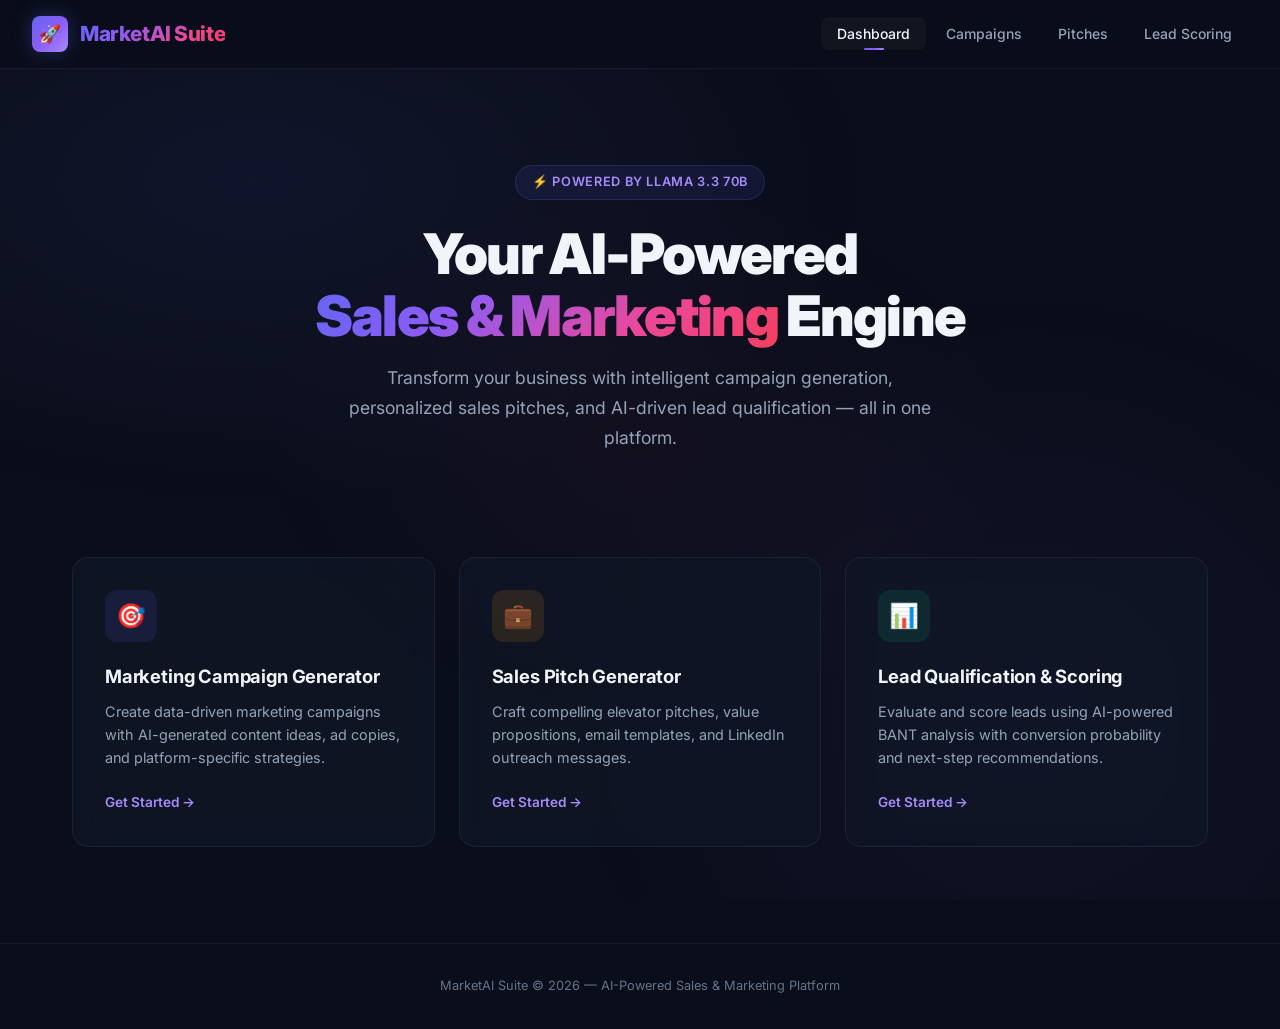
<file: templates/index.html>
<!DOCTYPE html>
<html lang="en">

<head>
    <meta charset="UTF-8">
    <meta name="viewport" content="width=device-width, initial-scale=1.0">
    <meta name="description"
        content="MarketAI Suite — AI-Powered Sales & Marketing Platform. Generate campaigns, craft pitches, and score leads with AI.">
    <title>MarketAI Suite — AI Powered Sales & Marketing Platform</title>
    <link rel="stylesheet" href="/static/css/style.css">
    <link rel="icon" type="image/png" href="/static/favicon.png">
</head>

<body>

    <!-- Navigation -->
    <nav class="navbar">
        <a href="/" class="navbar-brand">
            <div class="logo-icon">🚀</div>
            <span>MarketAI Suite</span>
        </a>
        <button class="navbar-toggle" aria-label="Toggle navigation">☰</button>
        <ul class="navbar-links">
            <li><a href="/" class="active">Dashboard</a></li>
            <li><a href="/campaign">Campaigns</a></li>
            <li><a href="/pitch">Pitches</a></li>
            <li><a href="/lead-scoring">Lead Scoring</a></li>
        </ul>
    </nav>

    <main class="main-content">

        <!-- Hero -->
        <section class="hero">
            <div class="hero-badge">⚡ Powered by LLaMA 3.3 70B</div>
            <h1>
                Your AI-Powered<br>
                <span class="gradient-text">Sales & Marketing</span> Engine
            </h1>
            <p>
                Transform your business with intelligent campaign generation,
                personalized sales pitches, and AI-driven lead qualification — all in one platform.
            </p>
        </section>

        <!-- Module Cards -->
        <section class="cards-grid">

            <a href="/campaign" class="module-card" id="cardCampaign">
                <div class="card-icon">🎯</div>
                <h3>Marketing Campaign Generator</h3>
                <p>Create data-driven marketing campaigns with AI-generated content ideas, ad copies, and
                    platform-specific strategies.</p>
                <span class="card-arrow">Get Started →</span>
            </a>

            <a href="/pitch" class="module-card" id="cardPitch">
                <div class="card-icon">💼</div>
                <h3>Sales Pitch Generator</h3>
                <p>Craft compelling elevator pitches, value propositions, email templates, and LinkedIn outreach
                    messages.</p>
                <span class="card-arrow">Get Started →</span>
            </a>

            <a href="/lead-scoring" class="module-card" id="cardLead">
                <div class="card-icon">📊</div>
                <h3>Lead Qualification & Scoring</h3>
                <p>Evaluate and score leads using AI-powered BANT analysis with conversion probability and next-step
                    recommendations.</p>
                <span class="card-arrow">Get Started →</span>
            </a>

        </section>

    </main>

    <footer class="footer">
        MarketAI Suite &copy; 2026 — AI-Powered Sales & Marketing Platform
    </footer>

    <script src="/static/js/main.js"></script>
</body>

</html>
</file>
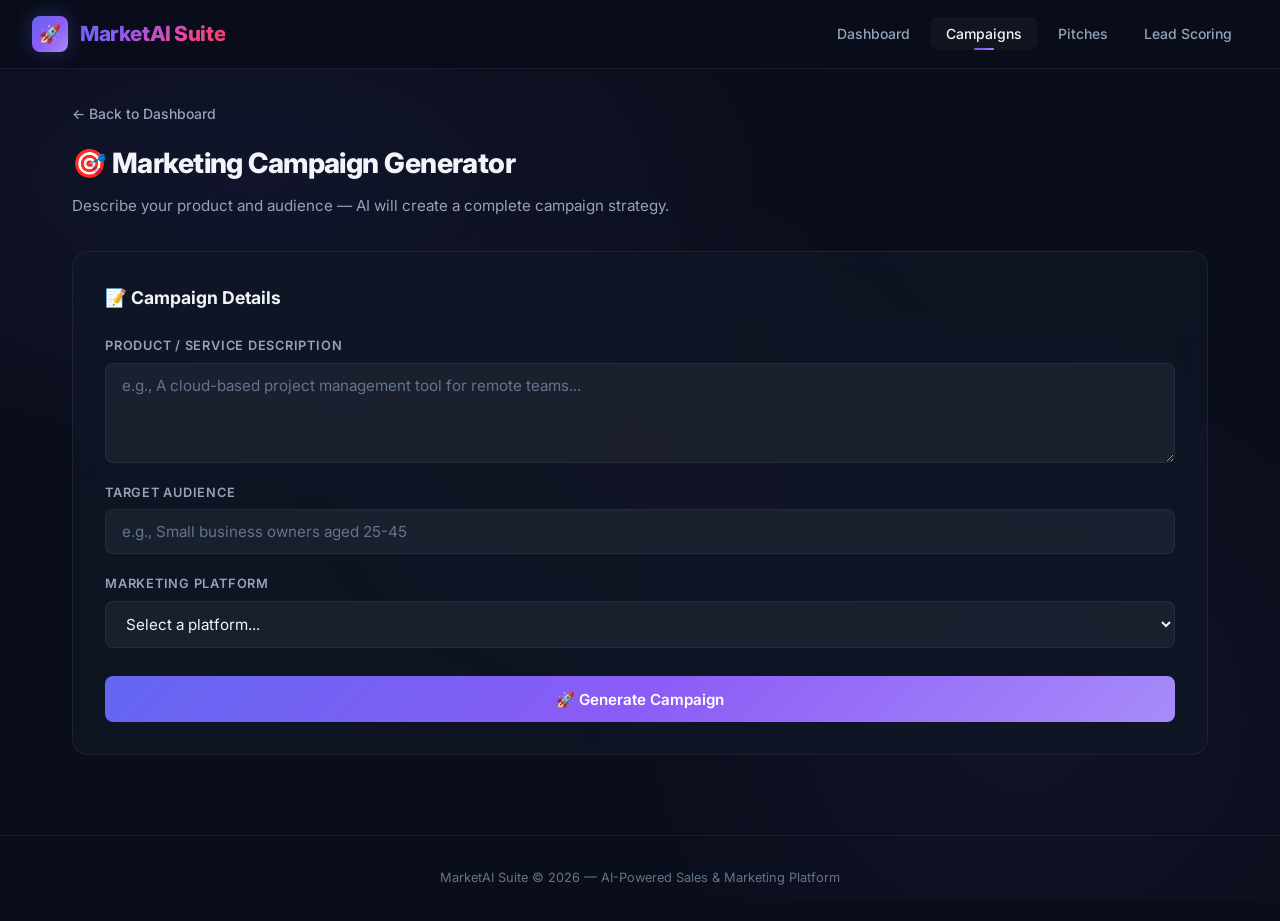
<file: templates/campaign.html>
<!DOCTYPE html>
<html lang="en">

<head>
    <meta charset="UTF-8">
    <meta name="viewport" content="width=device-width, initial-scale=1.0">
    <meta name="description" content="Generate AI-powered marketing campaigns with MarketAI Suite.">
    <title>Campaign Generator — MarketAI Suite</title>
    <link rel="stylesheet" href="/static/css/style.css">
    <link rel="icon" type="image/png" href="/static/favicon.png">
</head>

<body>

    <!-- Navigation -->
    <nav class="navbar">
        <a href="/" class="navbar-brand">
            <div class="logo-icon">🚀</div>
            <span>MarketAI Suite</span>
        </a>
        <button class="navbar-toggle" aria-label="Toggle navigation">☰</button>
        <ul class="navbar-links">
            <li><a href="/">Dashboard</a></li>
            <li><a href="/campaign" class="active">Campaigns</a></li>
            <li><a href="/pitch">Pitches</a></li>
            <li><a href="/lead-scoring">Lead Scoring</a></li>
        </ul>
    </nav>

    <main class="main-content">

        <!-- Page Header -->
        <div class="page-header">
            <a href="/" class="back-link">← Back to Dashboard</a>
            <h1>🎯 Marketing Campaign Generator</h1>
            <p>Describe your product and audience — AI will create a complete campaign strategy.</p>
        </div>

        <!-- Input Form -->
        <div class="panel">
            <div class="panel-title">📝 Campaign Details</div>
            <form id="campaignForm" class="form-grid">
                <div class="form-group">
                    <label for="product">Product / Service Description</label>
                    <textarea id="product" name="product" rows="3"
                        placeholder="e.g., A cloud-based project management tool for remote teams..."></textarea>
                </div>
                <div class="form-group">
                    <label for="audience">Target Audience</label>
                    <input type="text" id="audience" name="audience"
                        placeholder="e.g., Small business owners aged 25-45">
                </div>
                <div class="form-group">
                    <label for="platform">Marketing Platform</label>
                    <select id="platform" name="platform">
                        <option value="">Select a platform...</option>
                        <option value="Instagram">Instagram</option>
                        <option value="Facebook">Facebook</option>
                        <option value="LinkedIn">LinkedIn</option>
                        <option value="Twitter/X">Twitter / X</option>
                        <option value="Google Ads">Google Ads</option>
                        <option value="TikTok">TikTok</option>
                        <option value="YouTube">YouTube</option>
                        <option value="Email Marketing">Email Marketing</option>
                    </select>
                </div>
                <button type="submit" class="btn-primary" id="campaignSubmit">
                    🚀 Generate Campaign
                </button>
            </form>
        </div>

        <!-- Results -->
        <div id="campaignResults" class="results-panel">
            <div class="results-header">
                <h2>✨ Campaign Results</h2>
            </div>
            <div class="results-content"></div>
        </div>

    </main>

    <footer class="footer">
        MarketAI Suite &copy; 2026 — AI-Powered Sales & Marketing Platform
    </footer>

    <!-- Loading Overlay -->
    <div id="loadingOverlay" class="loading-overlay">
        <div class="spinner"></div>
        <div class="loading-text">Generating your marketing campaign...</div>
    </div>

    <script src="/static/js/main.js"></script>
</body>

</html>
</file>
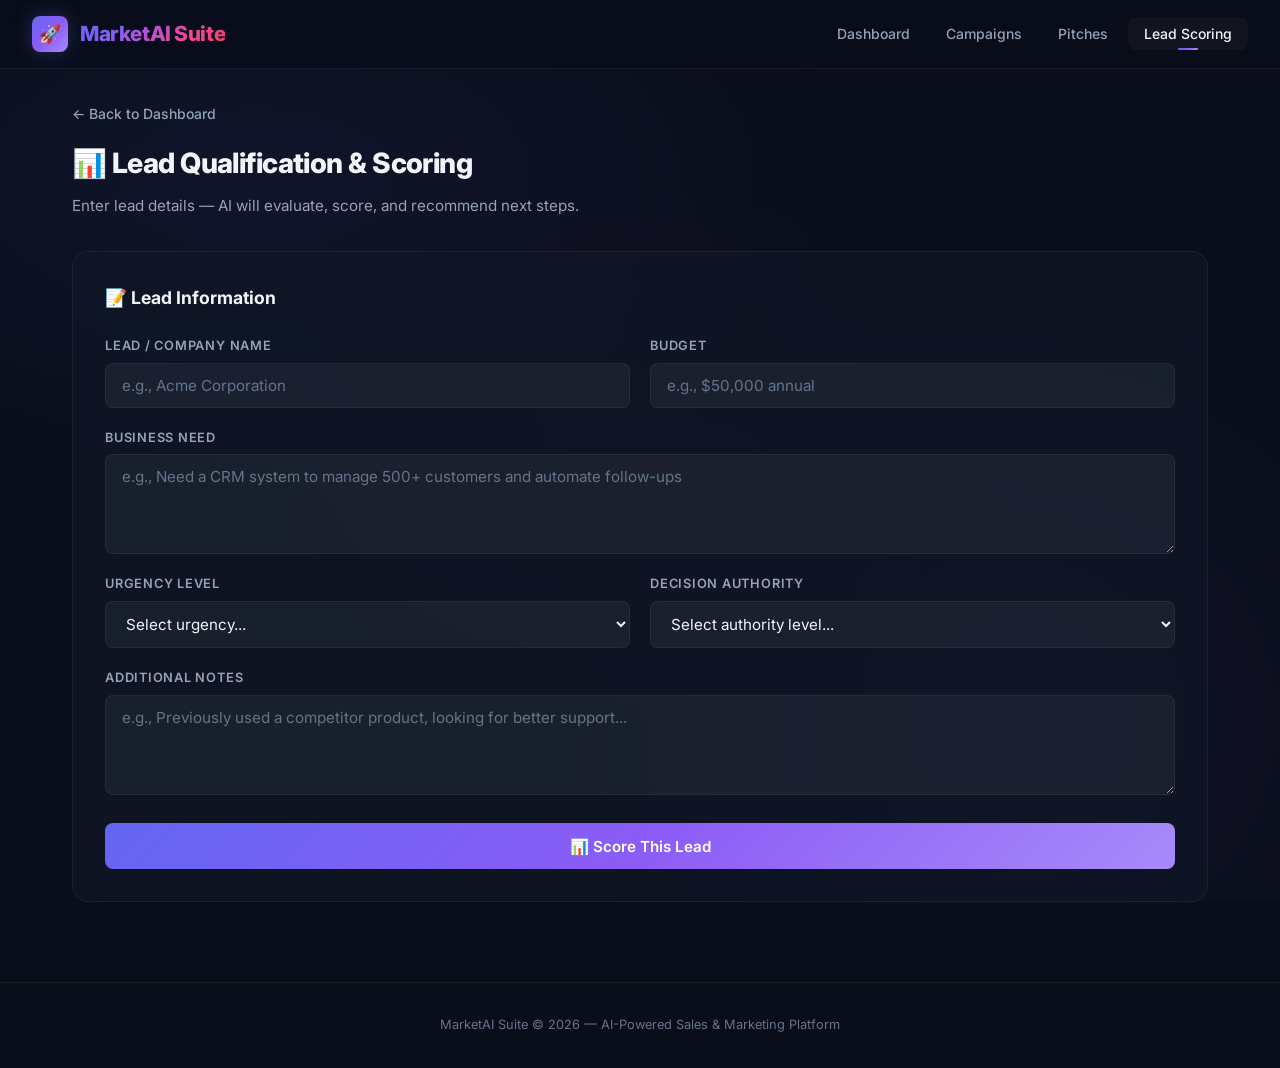
<file: templates/lead_scoring.html>
<!DOCTYPE html>
<html lang="en">

<head>
    <meta charset="UTF-8">
    <meta name="viewport" content="width=device-width, initial-scale=1.0">
    <meta name="description" content="AI-powered lead qualification and scoring with MarketAI Suite.">
    <title>Lead Scoring — MarketAI Suite</title>
    <link rel="stylesheet" href="/static/css/style.css">
    <link rel="icon" type="image/png" href="/static/favicon.png">
</head>

<body>

    <!-- Navigation -->
    <nav class="navbar">
        <a href="/" class="navbar-brand">
            <div class="logo-icon">🚀</div>
            <span>MarketAI Suite</span>
        </a>
        <button class="navbar-toggle" aria-label="Toggle navigation">☰</button>
        <ul class="navbar-links">
            <li><a href="/">Dashboard</a></li>
            <li><a href="/campaign">Campaigns</a></li>
            <li><a href="/pitch">Pitches</a></li>
            <li><a href="/lead-scoring" class="active">Lead Scoring</a></li>
        </ul>
    </nav>

    <main class="main-content">

        <!-- Page Header -->
        <div class="page-header">
            <a href="/" class="back-link">← Back to Dashboard</a>
            <h1>📊 Lead Qualification & Scoring</h1>
            <p>Enter lead details — AI will evaluate, score, and recommend next steps.</p>
        </div>

        <!-- Input Form -->
        <div class="panel">
            <div class="panel-title">📝 Lead Information</div>
            <form id="leadForm" class="form-grid">
                <div class="form-grid-2col">
                    <div class="form-group">
                        <label for="lead_name">Lead / Company Name</label>
                        <input type="text" id="lead_name" name="lead_name" placeholder="e.g., Acme Corporation">
                    </div>
                    <div class="form-group">
                        <label for="budget">Budget</label>
                        <input type="text" id="budget" name="budget" placeholder="e.g., $50,000 annual">
                    </div>
                </div>
                <div class="form-group">
                    <label for="need">Business Need</label>
                    <textarea id="need" name="need" rows="2"
                        placeholder="e.g., Need a CRM system to manage 500+ customers and automate follow-ups"></textarea>
                </div>
                <div class="form-grid-2col">
                    <div class="form-group">
                        <label for="urgency">Urgency Level</label>
                        <select id="urgency" name="urgency">
                            <option value="">Select urgency...</option>
                            <option value="Immediate (within 1 week)">Immediate (1 week)</option>
                            <option value="Short-term (within 1 month)">Short-term (1 month)</option>
                            <option value="Medium-term (1-3 months)">Medium-term (1-3 months)</option>
                            <option value="Long-term (3-6 months)">Long-term (3-6 months)</option>
                            <option value="Exploratory (no timeline)">Exploratory (no timeline)</option>
                        </select>
                    </div>
                    <div class="form-group">
                        <label for="authority">Decision Authority</label>
                        <select id="authority" name="authority">
                            <option value="">Select authority level...</option>
                            <option value="Final decision maker (CEO/Owner)">Final Decision Maker</option>
                            <option value="Key influencer (VP/Director)">Key Influencer (VP/Director)</option>
                            <option value="Recommender (Manager)">Recommender (Manager)</option>
                            <option value="Evaluator (Analyst/Staff)">Evaluator (Analyst/Staff)</option>
                            <option value="Unknown">Unknown</option>
                        </select>
                    </div>
                </div>
                <div class="form-group">
                    <label for="notes">Additional Notes</label>
                    <textarea id="notes" name="notes" rows="2"
                        placeholder="e.g., Previously used a competitor product, looking for better support..."></textarea>
                </div>
                <button type="submit" class="btn-primary" id="leadSubmit">
                    📊 Score This Lead
                </button>
            </form>
        </div>

        <!-- Results -->
        <div id="leadResults" class="results-panel">
            <div class="results-header">
                <h2>📊 Lead Evaluation Results</h2>
            </div>
            <div class="results-content"></div>
        </div>

    </main>

    <footer class="footer">
        MarketAI Suite &copy; 2026 — AI-Powered Sales & Marketing Platform
    </footer>

    <!-- Loading Overlay -->
    <div id="loadingOverlay" class="loading-overlay">
        <div class="spinner"></div>
        <div class="loading-text">Evaluating lead potential...</div>
    </div>

    <script src="/static/js/main.js"></script>
</body>

</html>
</file>
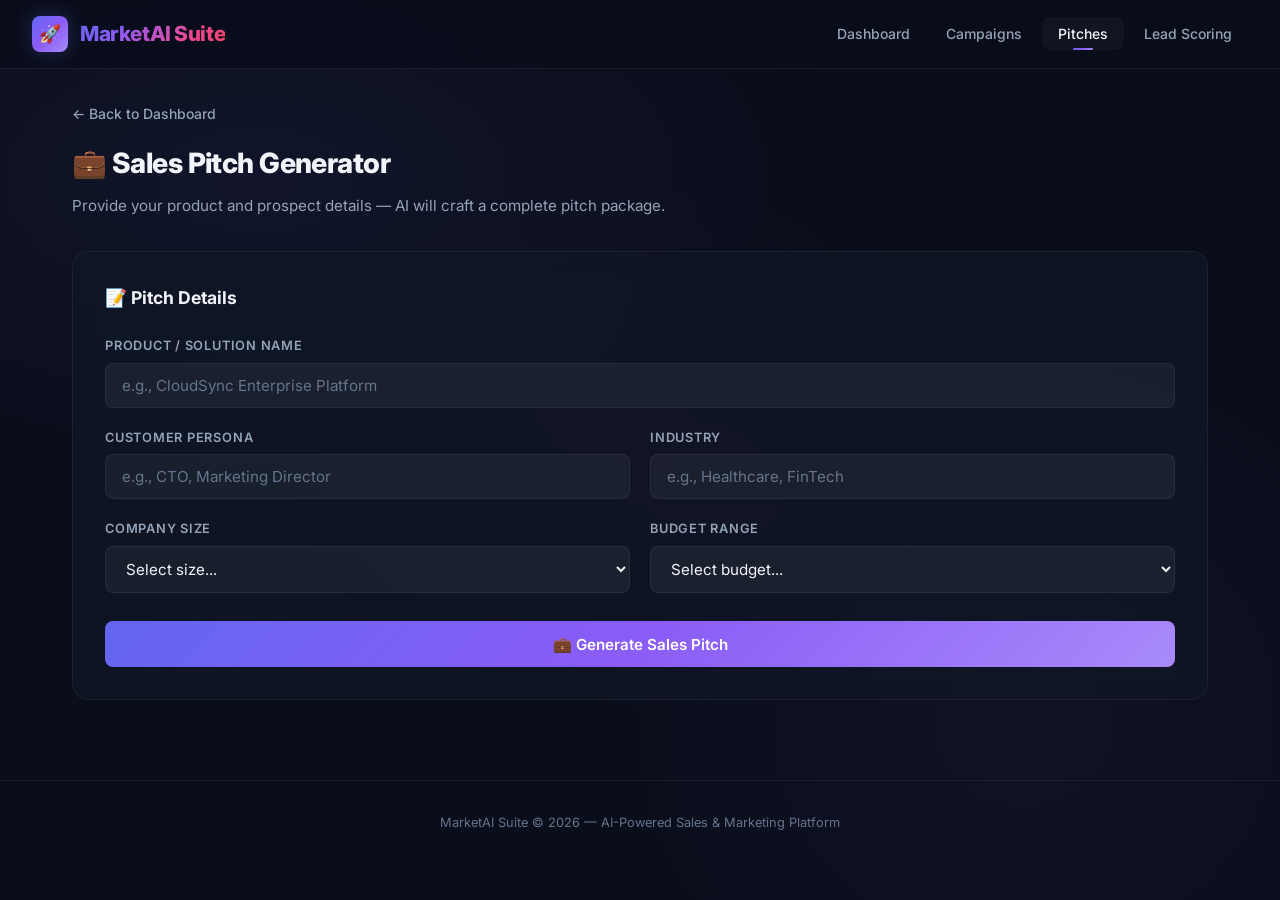
<file: templates/pitch.html>
<!DOCTYPE html>
<html lang="en">

<head>
    <meta charset="UTF-8">
    <meta name="viewport" content="width=device-width, initial-scale=1.0">
    <meta name="description" content="Generate AI-powered sales pitches with MarketAI Suite.">
    <title>Sales Pitch Generator — MarketAI Suite</title>
    <link rel="stylesheet" href="/static/css/style.css">
    <link rel="icon" type="image/png" href="/static/favicon.png">
</head>

<body>

    <!-- Navigation -->
    <nav class="navbar">
        <a href="/" class="navbar-brand">
            <div class="logo-icon">🚀</div>
            <span>MarketAI Suite</span>
        </a>
        <button class="navbar-toggle" aria-label="Toggle navigation">☰</button>
        <ul class="navbar-links">
            <li><a href="/">Dashboard</a></li>
            <li><a href="/campaign">Campaigns</a></li>
            <li><a href="/pitch" class="active">Pitches</a></li>
            <li><a href="/lead-scoring">Lead Scoring</a></li>
        </ul>
    </nav>

    <main class="main-content">

        <!-- Page Header -->
        <div class="page-header">
            <a href="/" class="back-link">← Back to Dashboard</a>
            <h1>💼 Sales Pitch Generator</h1>
            <p>Provide your product and prospect details — AI will craft a complete pitch package.</p>
        </div>

        <!-- Input Form -->
        <div class="panel">
            <div class="panel-title">📝 Pitch Details</div>
            <form id="pitchForm" class="form-grid">
                <div class="form-group">
                    <label for="product">Product / Solution Name</label>
                    <input type="text" id="product" name="product" placeholder="e.g., CloudSync Enterprise Platform">
                </div>
                <div class="form-grid-2col">
                    <div class="form-group">
                        <label for="persona">Customer Persona</label>
                        <input type="text" id="persona" name="persona" placeholder="e.g., CTO, Marketing Director">
                    </div>
                    <div class="form-group">
                        <label for="industry">Industry</label>
                        <input type="text" id="industry" name="industry" placeholder="e.g., Healthcare, FinTech">
                    </div>
                </div>
                <div class="form-grid-2col">
                    <div class="form-group">
                        <label for="company_size">Company Size</label>
                        <select id="company_size" name="company_size">
                            <option value="">Select size...</option>
                            <option value="1-10 employees (Startup)">Startup (1-10)</option>
                            <option value="11-50 employees (Small)">Small (11-50)</option>
                            <option value="51-200 employees (Mid-size)">Mid-size (51-200)</option>
                            <option value="201-1000 employees (Large)">Large (201-1000)</option>
                            <option value="1000+ employees (Enterprise)">Enterprise (1000+)</option>
                        </select>
                    </div>
                    <div class="form-group">
                        <label for="budget">Budget Range</label>
                        <select id="budget" name="budget">
                            <option value="">Select budget...</option>
                            <option value="Under $1,000">Under $1,000</option>
                            <option value="$1,000 - $5,000">$1,000 – $5,000</option>
                            <option value="$5,000 - $25,000">$5,000 – $25,000</option>
                            <option value="$25,000 - $100,000">$25,000 – $100,000</option>
                            <option value="$100,000+">$100,000+</option>
                        </select>
                    </div>
                </div>
                <button type="submit" class="btn-primary" id="pitchSubmit">
                    💼 Generate Sales Pitch
                </button>
            </form>
        </div>

        <!-- Results -->
        <div id="pitchResults" class="results-panel">
            <div class="results-header">
                <h2>✨ Pitch Results</h2>
            </div>
            <div class="results-content"></div>
        </div>

    </main>

    <footer class="footer">
        MarketAI Suite &copy; 2026 — AI-Powered Sales & Marketing Platform
    </footer>

    <!-- Loading Overlay -->
    <div id="loadingOverlay" class="loading-overlay">
        <div class="spinner"></div>
        <div class="loading-text">Crafting your sales pitch...</div>
    </div>

    <script src="/static/js/main.js"></script>
</body>

</html>
</file>
<file: static/css/style.css>
/* ======================================
   MarketAI Suite — Design System
   Premium SaaS Dark Theme
   ====================================== */

/* ---------- Google Fonts ---------- */
@import url('https://fonts.googleapis.com/css2?family=Inter:wght@300;400;500;600;700;800;900&display=swap');

/* ---------- CSS Custom Properties ---------- */
:root {
    /* Core palette */
    --bg-primary: #0a0e1a;
    --bg-secondary: #111827;
    --bg-tertiary: #1a2035;
    --bg-card: rgba(17, 24, 39, 0.7);
    --bg-card-hover: rgba(26, 32, 53, 0.9);
    --bg-glass: rgba(255, 255, 255, 0.03);
    --bg-input: rgba(255, 255, 255, 0.05);

    /* Accent gradients */
    --gradient-primary: linear-gradient(135deg, #6366f1 0%, #8b5cf6 50%, #a78bfa 100%);
    --gradient-hot: linear-gradient(135deg, #ef4444 0%, #f97316 100%);
    --gradient-warm: linear-gradient(135deg, #f97316 0%, #eab308 100%);
    --gradient-cool: linear-gradient(135deg, #3b82f6 0%, #6366f1 100%);
    --gradient-green: linear-gradient(135deg, #10b981 0%, #34d399 100%);
    --gradient-hero: linear-gradient(135deg, #6366f1 0%, #8b5cf6 30%, #ec4899 70%, #f43f5e 100%);
    --gradient-card-1: linear-gradient(135deg, #6366f1 0%, #8b5cf6 100%);
    --gradient-card-2: linear-gradient(135deg, #f59e0b 0%, #ef4444 100%);
    --gradient-card-3: linear-gradient(135deg, #10b981 0%, #3b82f6 100%);

    /* Text */
    --text-primary: #f1f5f9;
    --text-secondary: #94a3b8;
    --text-muted: #64748b;
    --text-accent: #a78bfa;

    /* Borders */
    --border-subtle: rgba(255, 255, 255, 0.06);
    --border-accent: rgba(99, 102, 241, 0.3);

    /* Shadows */
    --shadow-sm: 0 2px 8px rgba(0, 0, 0, 0.3);
    --shadow-md: 0 8px 24px rgba(0, 0, 0, 0.4);
    --shadow-lg: 0 16px 48px rgba(0, 0, 0, 0.5);
    --shadow-glow: 0 0 40px rgba(99, 102, 241, 0.15);

    /* Spacing */
    --radius-sm: 8px;
    --radius-md: 12px;
    --radius-lg: 16px;
    --radius-xl: 24px;

    /* Transitions */
    --transition-fast: 0.2s cubic-bezier(0.4, 0, 0.2, 1);
    --transition-normal: 0.3s cubic-bezier(0.4, 0, 0.2, 1);
    --transition-slow: 0.5s cubic-bezier(0.4, 0, 0.2, 1);
}

/* ---------- Reset & Base ---------- */
*, *::before, *::after {
    margin: 0;
    padding: 0;
    box-sizing: border-box;
}

html {
    scroll-behavior: smooth;
    font-size: 16px;
}

body {
    font-family: 'Inter', -apple-system, BlinkMacSystemFont, sans-serif;
    background: var(--bg-primary);
    color: var(--text-primary);
    line-height: 1.6;
    min-height: 100vh;
    overflow-x: hidden;
    -webkit-font-smoothing: antialiased;
}

/* Animated background mesh */
body::before {
    content: '';
    position: fixed;
    top: 0;
    left: 0;
    width: 100%;
    height: 100%;
    background:
        radial-gradient(ellipse 80% 60% at 20% 20%, rgba(99, 102, 241, 0.08) 0%, transparent 60%),
        radial-gradient(ellipse 60% 80% at 80% 80%, rgba(139, 92, 246, 0.06) 0%, transparent 60%),
        radial-gradient(ellipse 50% 50% at 50% 50%, rgba(236, 72, 153, 0.04) 0%, transparent 60%);
    pointer-events: none;
    z-index: 0;
}

a {
    text-decoration: none;
    color: inherit;
}

/* ---------- Navigation ---------- */
.navbar {
    position: sticky;
    top: 0;
    z-index: 100;
    display: flex;
    align-items: center;
    justify-content: space-between;
    padding: 1rem 2rem;
    background: rgba(10, 14, 26, 0.85);
    backdrop-filter: blur(20px);
    -webkit-backdrop-filter: blur(20px);
    border-bottom: 1px solid var(--border-subtle);
}

.navbar-brand {
    display: flex;
    align-items: center;
    gap: 0.75rem;
    font-weight: 800;
    font-size: 1.3rem;
    letter-spacing: -0.02em;
}

.navbar-brand .logo-icon {
    width: 36px;
    height: 36px;
    background: var(--gradient-primary);
    border-radius: var(--radius-sm);
    display: flex;
    align-items: center;
    justify-content: center;
    font-size: 1.1rem;
    box-shadow: 0 0 20px rgba(99, 102, 241, 0.3);
}

.navbar-brand span {
    background: var(--gradient-hero);
    -webkit-background-clip: text;
    -webkit-text-fill-color: transparent;
    background-clip: text;
}

.navbar-links {
    display: flex;
    align-items: center;
    gap: 0.25rem;
    list-style: none;
}

.navbar-links a {
    padding: 0.5rem 1rem;
    border-radius: var(--radius-sm);
    font-size: 0.875rem;
    font-weight: 500;
    color: var(--text-secondary);
    transition: all var(--transition-fast);
    position: relative;
}

.navbar-links a:hover,
.navbar-links a.active {
    color: var(--text-primary);
    background: var(--bg-glass);
}

.navbar-links a.active::after {
    content: '';
    position: absolute;
    bottom: 0;
    left: 50%;
    transform: translateX(-50%);
    width: 20px;
    height: 2px;
    background: var(--gradient-primary);
    border-radius: 2px;
}

/* Mobile menu */
.navbar-toggle {
    display: none;
    background: none;
    border: none;
    color: var(--text-primary);
    font-size: 1.5rem;
    cursor: pointer;
    padding: 0.25rem;
}

/* ---------- Main Content ---------- */
.main-content {
    position: relative;
    z-index: 1;
    max-width: 1200px;
    margin: 0 auto;
    padding: 2rem;
}

/* ---------- Hero Section ---------- */
.hero {
    text-align: center;
    padding: 4rem 1rem 3rem;
}

.hero-badge {
    display: inline-flex;
    align-items: center;
    gap: 0.5rem;
    padding: 0.4rem 1rem;
    background: rgba(99, 102, 241, 0.1);
    border: 1px solid rgba(99, 102, 241, 0.2);
    border-radius: 999px;
    font-size: 0.8rem;
    font-weight: 600;
    color: var(--text-accent);
    margin-bottom: 1.5rem;
    letter-spacing: 0.05em;
    text-transform: uppercase;
}

.hero h1 {
    font-size: clamp(2rem, 5vw, 3.5rem);
    font-weight: 900;
    line-height: 1.1;
    letter-spacing: -0.03em;
    margin-bottom: 1rem;
}

.hero h1 .gradient-text {
    background: var(--gradient-hero);
    -webkit-background-clip: text;
    -webkit-text-fill-color: transparent;
    background-clip: text;
}

.hero p {
    font-size: 1.1rem;
    color: var(--text-secondary);
    max-width: 600px;
    margin: 0 auto 2.5rem;
    line-height: 1.7;
}

/* ---------- Module Cards Grid ---------- */
.cards-grid {
    display: grid;
    grid-template-columns: repeat(auto-fit, minmax(320px, 1fr));
    gap: 1.5rem;
    padding: 1rem 0;
}

.module-card {
    position: relative;
    background: var(--bg-card);
    border: 1px solid var(--border-subtle);
    border-radius: var(--radius-lg);
    padding: 2rem;
    cursor: pointer;
    transition: all var(--transition-normal);
    overflow: hidden;
    backdrop-filter: blur(12px);
    -webkit-backdrop-filter: blur(12px);
}

.module-card::before {
    content: '';
    position: absolute;
    top: 0;
    left: 0;
    right: 0;
    height: 3px;
    border-radius: var(--radius-lg) var(--radius-lg) 0 0;
    opacity: 0;
    transition: opacity var(--transition-normal);
}

.module-card:nth-child(1)::before { background: var(--gradient-card-1); }
.module-card:nth-child(2)::before { background: var(--gradient-card-2); }
.module-card:nth-child(3)::before { background: var(--gradient-card-3); }

.module-card:hover {
    transform: translateY(-4px);
    border-color: var(--border-accent);
    box-shadow: var(--shadow-glow);
    background: var(--bg-card-hover);
}

.module-card:hover::before {
    opacity: 1;
}

.card-icon {
    width: 52px;
    height: 52px;
    border-radius: var(--radius-md);
    display: flex;
    align-items: center;
    justify-content: center;
    font-size: 1.5rem;
    margin-bottom: 1.25rem;
    position: relative;
}

.module-card:nth-child(1) .card-icon { background: rgba(99, 102, 241, 0.12); }
.module-card:nth-child(2) .card-icon { background: rgba(245, 158, 11, 0.12); }
.module-card:nth-child(3) .card-icon { background: rgba(16, 185, 129, 0.12); }

.module-card h3 {
    font-size: 1.15rem;
    font-weight: 700;
    margin-bottom: 0.5rem;
    letter-spacing: -0.01em;
}

.module-card p {
    font-size: 0.9rem;
    color: var(--text-secondary);
    line-height: 1.6;
    margin-bottom: 1.25rem;
}

.card-arrow {
    display: inline-flex;
    align-items: center;
    gap: 0.5rem;
    font-size: 0.85rem;
    font-weight: 600;
    color: var(--text-accent);
    transition: gap var(--transition-fast);
}

.module-card:hover .card-arrow {
    gap: 0.75rem;
}

/* ---------- Page Header ---------- */
.page-header {
    margin-bottom: 2rem;
}

.page-header .back-link {
    display: inline-flex;
    align-items: center;
    gap: 0.5rem;
    color: var(--text-secondary);
    font-size: 0.875rem;
    font-weight: 500;
    margin-bottom: 1rem;
    transition: color var(--transition-fast);
}

.page-header .back-link:hover {
    color: var(--text-primary);
}

.page-header h1 {
    font-size: 1.75rem;
    font-weight: 800;
    letter-spacing: -0.02em;
    margin-bottom: 0.5rem;
}

.page-header p {
    color: var(--text-secondary);
    font-size: 0.95rem;
}

/* ---------- Form Panel ---------- */
.panel {
    background: var(--bg-card);
    border: 1px solid var(--border-subtle);
    border-radius: var(--radius-lg);
    padding: 2rem;
    backdrop-filter: blur(12px);
    -webkit-backdrop-filter: blur(12px);
}

.panel-title {
    font-size: 1.1rem;
    font-weight: 700;
    margin-bottom: 1.5rem;
    display: flex;
    align-items: center;
    gap: 0.5rem;
}

.form-grid {
    display: grid;
    gap: 1.25rem;
}

.form-grid-2col {
    display: grid;
    grid-template-columns: 1fr 1fr;
    gap: 1.25rem;
}

.form-group {
    display: flex;
    flex-direction: column;
    gap: 0.4rem;
}

.form-group label {
    font-size: 0.8rem;
    font-weight: 600;
    color: var(--text-secondary);
    text-transform: uppercase;
    letter-spacing: 0.06em;
}

.form-group input,
.form-group select,
.form-group textarea {
    background: var(--bg-input);
    border: 1px solid var(--border-subtle);
    border-radius: var(--radius-sm);
    padding: 0.75rem 1rem;
    color: var(--text-primary);
    font-family: inherit;
    font-size: 0.95rem;
    transition: all var(--transition-fast);
    outline: none;
}

.form-group input::placeholder,
.form-group textarea::placeholder {
    color: var(--text-muted);
}

.form-group input:focus,
.form-group select:focus,
.form-group textarea:focus {
    border-color: rgba(99, 102, 241, 0.5);
    box-shadow: 0 0 0 3px rgba(99, 102, 241, 0.1);
    background: rgba(255, 255, 255, 0.07);
}

.form-group textarea {
    resize: vertical;
    min-height: 100px;
}

.form-group select option {
    background: var(--bg-secondary);
    color: var(--text-primary);
}

/* ---------- Buttons ---------- */
.btn-primary {
    display: inline-flex;
    align-items: center;
    justify-content: center;
    gap: 0.5rem;
    padding: 0.85rem 2rem;
    background: var(--gradient-primary);
    border: none;
    border-radius: var(--radius-sm);
    color: #fff;
    font-family: inherit;
    font-size: 0.95rem;
    font-weight: 600;
    cursor: pointer;
    transition: all var(--transition-fast);
    margin-top: 0.5rem;
    position: relative;
    overflow: hidden;
}

.btn-primary::after {
    content: '';
    position: absolute;
    inset: 0;
    background: rgba(255, 255, 255, 0);
    transition: background var(--transition-fast);
}

.btn-primary:hover::after {
    background: rgba(255, 255, 255, 0.1);
}

.btn-primary:active {
    transform: scale(0.98);
}

.btn-primary:disabled {
    opacity: 0.6;
    cursor: not-allowed;
}

/* ---------- Loading Overlay ---------- */
.loading-overlay {
    display: none;
    position: fixed;
    inset: 0;
    background: rgba(10, 14, 26, 0.8);
    backdrop-filter: blur(8px);
    z-index: 1000;
    align-items: center;
    justify-content: center;
    flex-direction: column;
    gap: 1.5rem;
}

.loading-overlay.active {
    display: flex;
}

.spinner {
    width: 48px;
    height: 48px;
    border: 3px solid rgba(99, 102, 241, 0.15);
    border-top-color: #8b5cf6;
    border-radius: 50%;
    animation: spin 0.8s linear infinite;
}

@keyframes spin {
    to { transform: rotate(360deg); }
}

.loading-text {
    font-size: 1rem;
    font-weight: 500;
    color: var(--text-secondary);
    animation: pulse 2s ease-in-out infinite;
}

@keyframes pulse {
    0%, 100% { opacity: 1; }
    50% { opacity: 0.5; }
}

/* ---------- Results Panel ---------- */
.results-panel {
    display: none;
    margin-top: 2rem;
}

.results-panel.active {
    display: block;
    animation: fadeSlideUp 0.5s ease-out;
}

@keyframes fadeSlideUp {
    from { opacity: 0; transform: translateY(20px); }
    to { opacity: 1; transform: translateY(0); }
}

.results-header {
    display: flex;
    align-items: center;
    justify-content: space-between;
    margin-bottom: 1.5rem;
}

.results-header h2 {
    font-size: 1.25rem;
    font-weight: 700;
    display: flex;
    align-items: center;
    gap: 0.5rem;
}

.results-content {
    background: var(--bg-card);
    border: 1px solid var(--border-subtle);
    border-radius: var(--radius-lg);
    padding: 2rem;
    line-height: 1.8;
    backdrop-filter: blur(12px);
    -webkit-backdrop-filter: blur(12px);
}

.results-content h2 {
    font-size: 1.2rem;
    font-weight: 700;
    margin-top: 1.75rem;
    margin-bottom: 0.75rem;
    color: var(--text-accent);
    border-bottom: 1px solid var(--border-subtle);
    padding-bottom: 0.5rem;
}

.results-content h2:first-child {
    margin-top: 0;
}

.results-content h3 {
    font-size: 1rem;
    font-weight: 600;
    margin-top: 1.25rem;
    margin-bottom: 0.5rem;
}

.results-content p {
    margin-bottom: 0.75rem;
    color: var(--text-secondary);
}

.results-content ul, .results-content ol {
    padding-left: 1.5rem;
    margin-bottom: 0.75rem;
}

.results-content li {
    margin-bottom: 0.4rem;
    color: var(--text-secondary);
}

.results-content strong {
    color: var(--text-primary);
    font-weight: 600;
}

.results-content em {
    color: var(--text-accent);
}

/* ---------- Lead Score Visual ---------- */
.score-display {
    display: flex;
    align-items: center;
    gap: 2rem;
    padding: 1.5rem 2rem;
    background: var(--bg-card);
    border: 1px solid var(--border-subtle);
    border-radius: var(--radius-lg);
    margin-bottom: 1.5rem;
    backdrop-filter: blur(12px);
    -webkit-backdrop-filter: blur(12px);
}

.score-circle {
    position: relative;
    width: 120px;
    height: 120px;
    flex-shrink: 0;
}

.score-circle svg {
    width: 120px;
    height: 120px;
    transform: rotate(-90deg);
}

.score-circle .track {
    fill: none;
    stroke: rgba(255, 255, 255, 0.06);
    stroke-width: 8;
}

.score-circle .progress {
    fill: none;
    stroke-width: 8;
    stroke-linecap: round;
    stroke-dasharray: 314;
    stroke-dashoffset: 314;
    transition: stroke-dashoffset 1.5s cubic-bezier(0.4, 0, 0.2, 1);
}

.score-value {
    position: absolute;
    inset: 0;
    display: flex;
    flex-direction: column;
    align-items: center;
    justify-content: center;
    font-size: 2rem;
    font-weight: 800;
    letter-spacing: -0.02em;
}

.score-value small {
    font-size: 0.7rem;
    font-weight: 500;
    color: var(--text-muted);
    text-transform: uppercase;
    letter-spacing: 0.1em;
}

.score-info h3 {
    font-size: 1.3rem;
    font-weight: 700;
    margin-bottom: 0.35rem;
}

.score-info .category-badge {
    display: inline-flex;
    align-items: center;
    gap: 0.4rem;
    padding: 0.3rem 0.85rem;
    border-radius: 999px;
    font-size: 0.8rem;
    font-weight: 600;
    letter-spacing: 0.02em;
}

/* ---------- Error Toast ---------- */
.error-toast {
    display: none;
    position: fixed;
    bottom: 2rem;
    right: 2rem;
    padding: 1rem 1.5rem;
    background: rgba(239, 68, 68, 0.15);
    border: 1px solid rgba(239, 68, 68, 0.3);
    border-radius: var(--radius-md);
    color: #fca5a5;
    font-size: 0.9rem;
    font-weight: 500;
    backdrop-filter: blur(12px);
    z-index: 2000;
    max-width: 400px;
    animation: fadeSlideUp 0.3s ease-out;
}

.error-toast.active {
    display: block;
}

/* ---------- Footer ---------- */
.footer {
    text-align: center;
    padding: 2rem;
    margin-top: 3rem;
    color: var(--text-muted);
    font-size: 0.8rem;
    border-top: 1px solid var(--border-subtle);
}

/* ---------- Responsive ---------- */
@media (max-width: 768px) {
    .navbar {
        padding: 0.75rem 1rem;
    }

    .navbar-toggle {
        display: block;
    }

    .navbar-links {
        display: none;
        position: absolute;
        top: 100%;
        left: 0;
        right: 0;
        flex-direction: column;
        background: rgba(10, 14, 26, 0.95);
        backdrop-filter: blur(20px);
        border-bottom: 1px solid var(--border-subtle);
        padding: 0.5rem;
    }

    .navbar-links.open {
        display: flex;
    }

    .navbar-links a {
        padding: 0.75rem 1rem;
        width: 100%;
    }

    .main-content {
        padding: 1rem;
    }

    .hero {
        padding: 2rem 0.5rem 1.5rem;
    }

    .cards-grid {
        grid-template-columns: 1fr;
    }

    .form-grid-2col {
        grid-template-columns: 1fr;
    }

    .panel {
        padding: 1.25rem;
    }

    .score-display {
        flex-direction: column;
        text-align: center;
        padding: 1.25rem;
    }
}

@media (max-width: 480px) {
    .hero h1 {
        font-size: 1.75rem;
    }

    .hero p {
        font-size: 0.95rem;
    }

    .results-content {
        padding: 1.25rem;
    }
}
</file>
